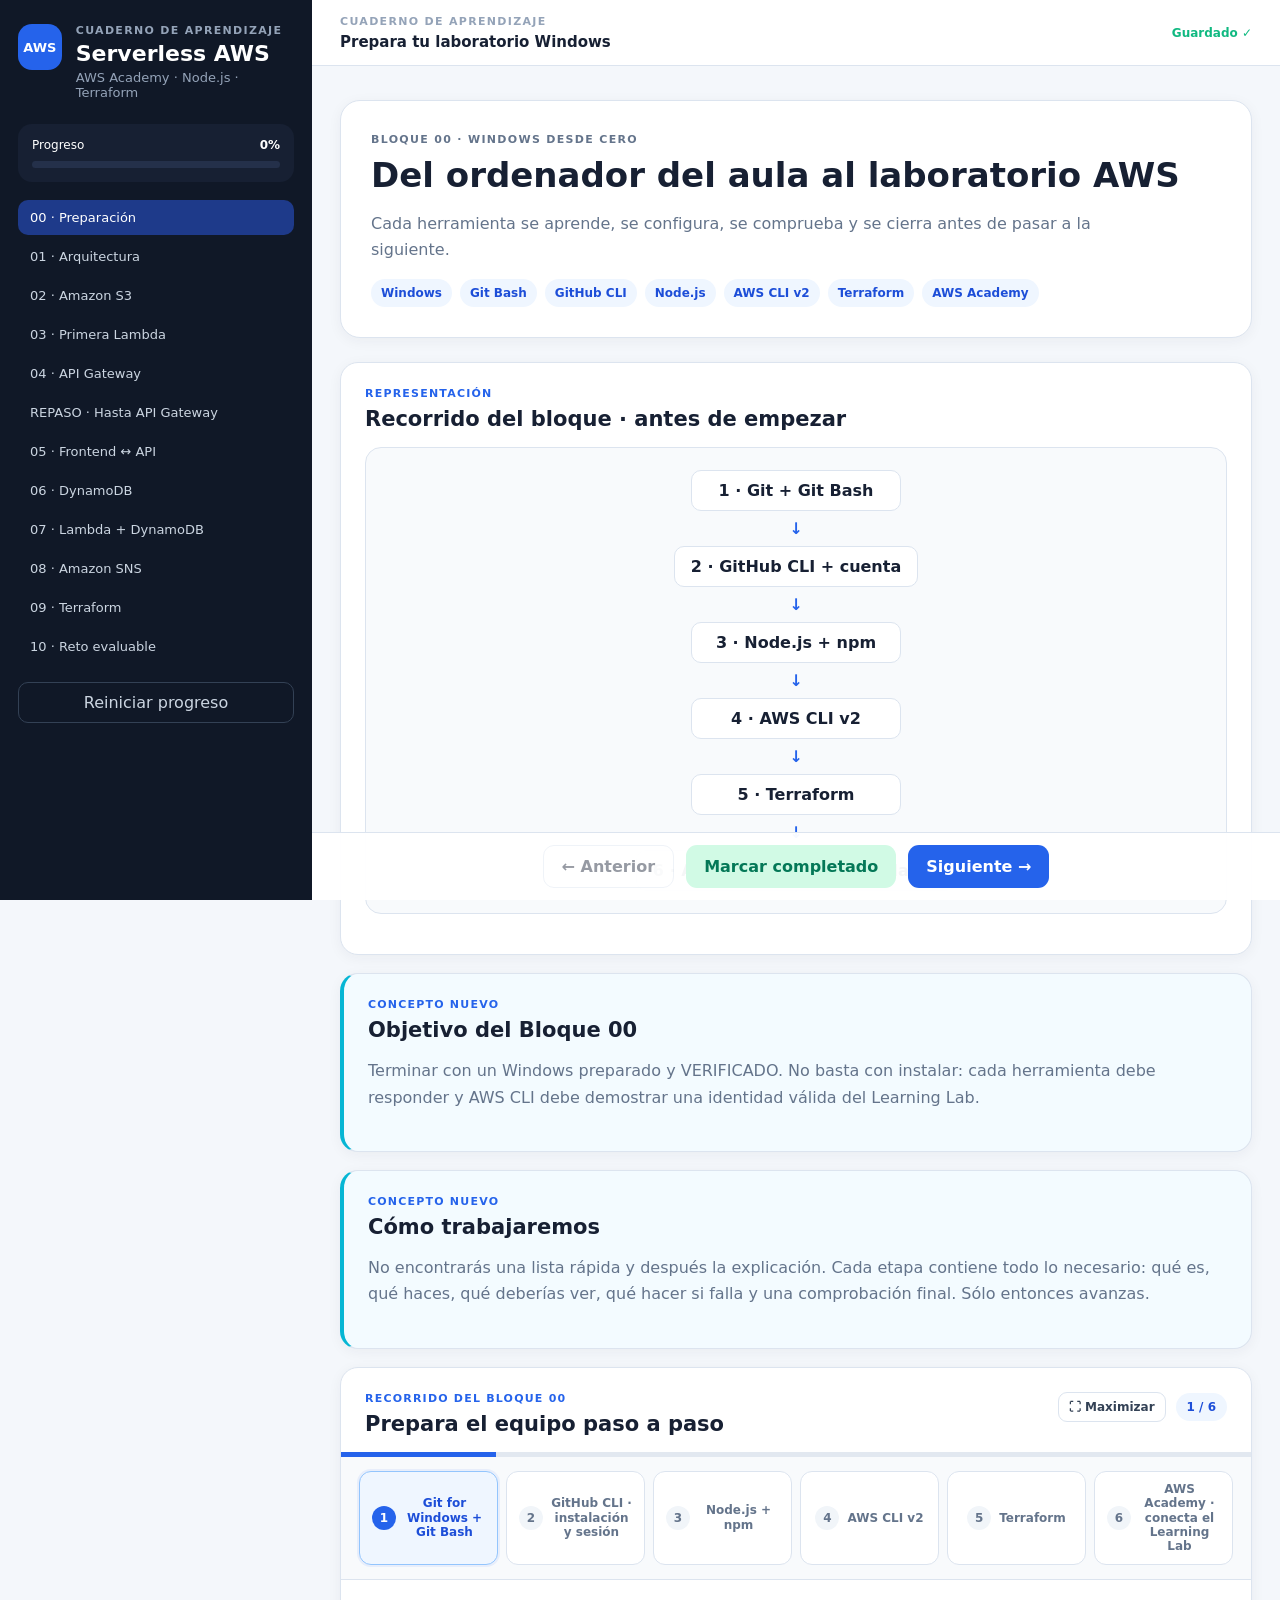
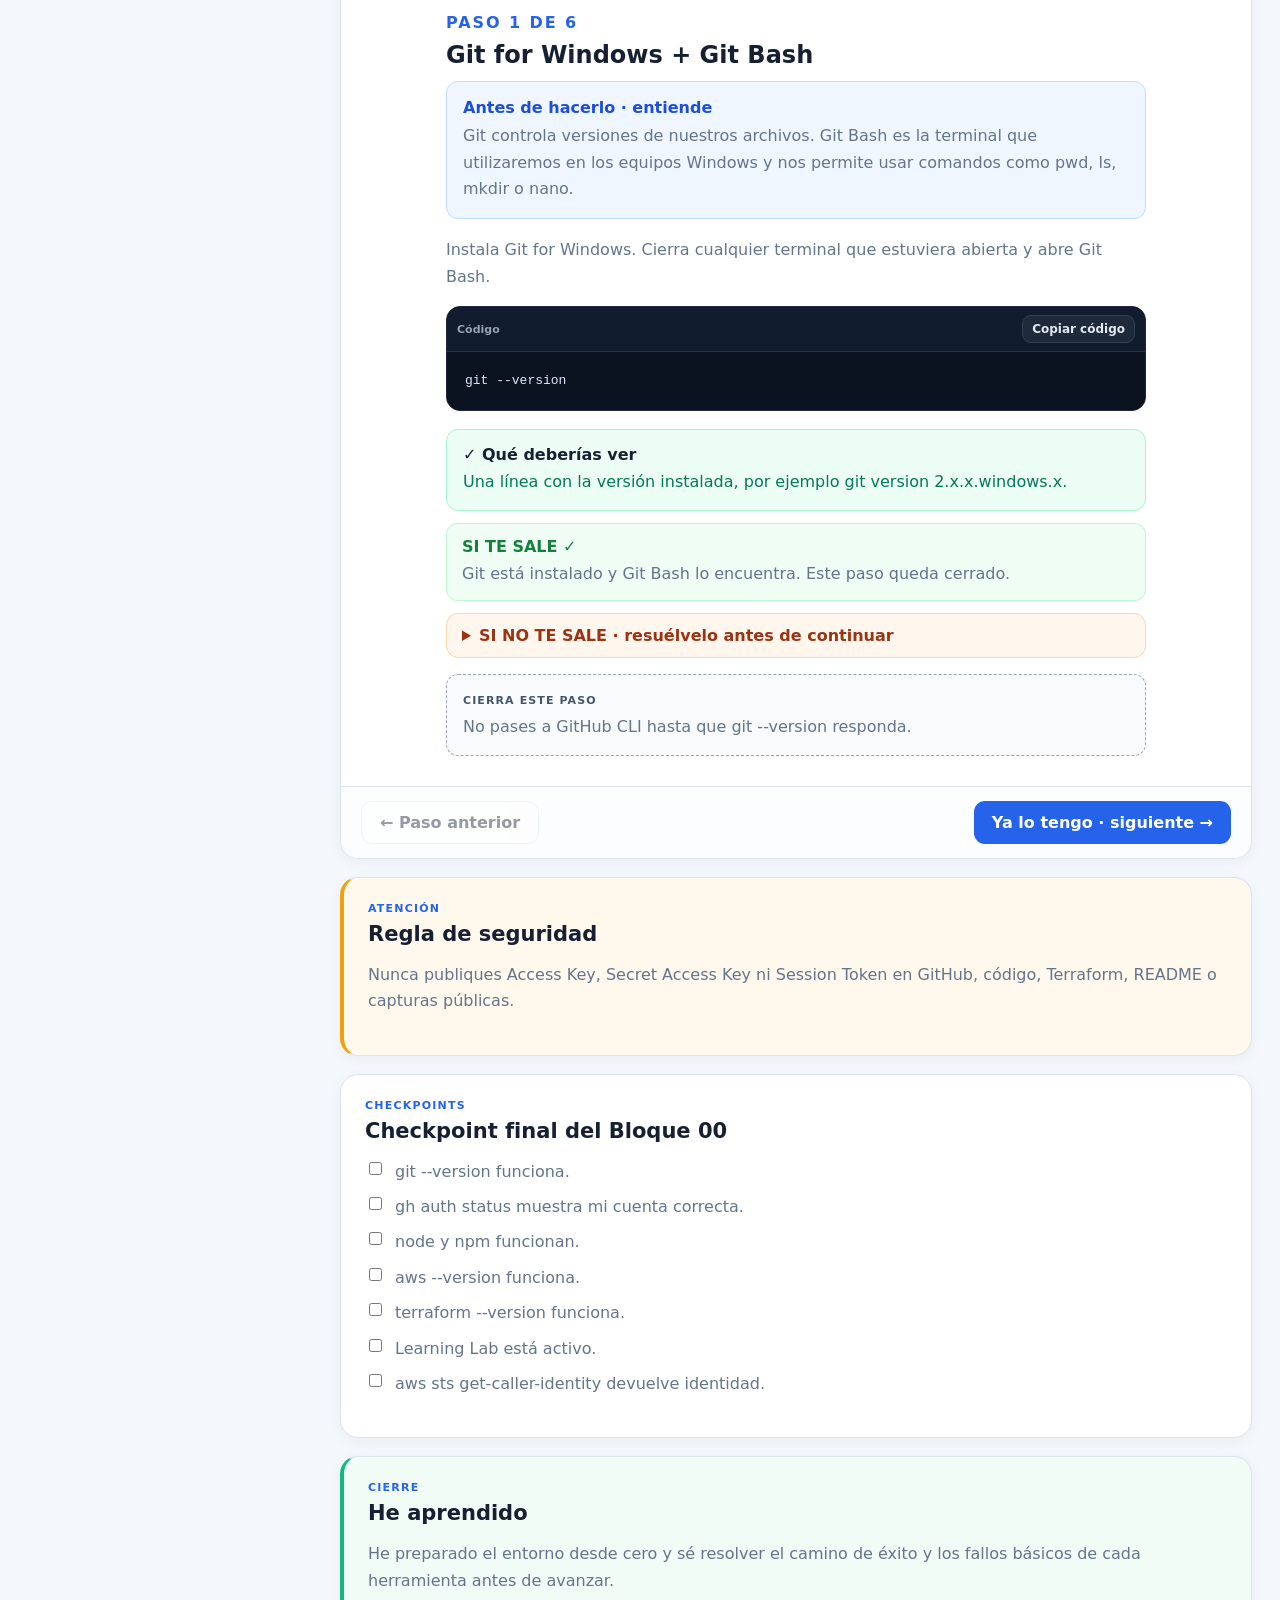
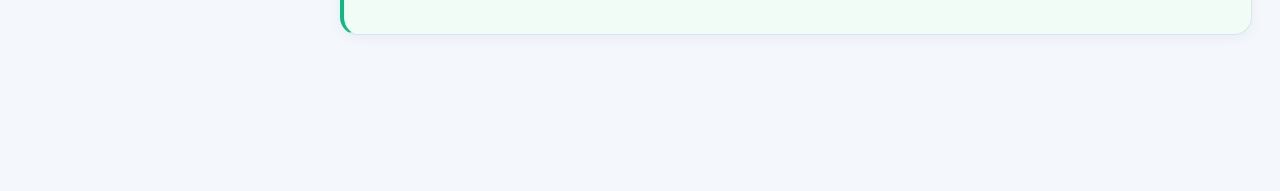
<file: index.html>
<!doctype html>
<html lang="es">
<head>
  <meta charset="utf-8">
  <meta name="viewport" content="width=device-width, initial-scale=1">
  <meta name="description" content="Cuaderno de aprendizaje AWS Serverless con AWS Academy, Node.js, AWS CLI y Terraform.">
  <title>Cuaderno AWS Serverless</title>
  <link rel="stylesheet" href="styles.css">
</head>
<body>
  <div class="app-shell">
    <aside class="sidebar" id="sidebar">
      <div class="brand">
        <div class="brand-badge">AWS</div>
        <div>
          <p class="eyebrow">CUADERNO DE APRENDIZAJE</p>
          <h1>Serverless AWS</h1>
          <p class="muted">AWS Academy · Node.js · Terraform</p>
        </div>
      </div>
      <section class="progress-card" aria-label="Progreso del cuaderno">
        <div class="progress-meta">
          <span>Progreso</span>
          <strong id="progressPercent">0%</strong>
        </div>
        <div class="progress-track">
          <div class="progress-fill" id="progressFill"></div>
        </div>
      </section>
      <nav class="lesson-nav" id="lessonNav" aria-label="Bloques del cuaderno"></nav>
      <button class="reset-btn" id="resetProgress" type="button">Reiniciar progreso</button>
    </aside>

    <div class="main-column">
      <header class="topbar">
        <button class="menu-btn" id="menuBtn" type="button" aria-label="Abrir menú">☰</button>
        <div>
          <p class="eyebrow">CUADERNO DE APRENDIZAJE</p>
          <strong id="currentTitle">Inicio</strong>
        </div>
        <span class="saved-state" id="savedState">Guardado ✓</span>
      </header>

      <main id="content" class="content" tabindex="-1"></main>

      <footer class="bottom-nav">
        <button id="prevBtn" class="btn secondary" type="button">← Anterior</button>
        <button id="completeBtn" class="btn success" type="button">✓ Completado</button>
        <button id="nextBtn" class="btn primary" type="button">Siguiente →</button>
      </footer>
    </div>
  </div>

  <div class="overlay" id="overlay" hidden></div>
  <script src="lessons/00-preparacion.js"></script>
  <script src="lessons/01-arquitectura.js"></script>
  <script src="lessons/02-s3.js"></script>
  <script src="lessons/03-lambda.js"></script>
  <script src="lessons/04-api-gateway.js"></script>
  <script src="lessons/04-repaso.js"></script>
  <script src="lessons/05-frontend-api.js"></script>
  <script src="lessons/06-dynamodb.js"></script>
  <script src="lessons/07-lambda-dynamodb.js"></script>
  <script src="lessons/08-sns.js"></script>
  <script src="lessons/09-terraform.js"></script>
  <script src="lessons/10-reto.js"></script>
  <script src="data.js"></script>
  <script src="app.js"></script>
</body>
</html>
</file>
<file: styles.css>
:root{
  --primary:#2563EB;--secondary:#06B6D4;--success:#10B981;--warning:#F59E0B;
  --danger:#EF4444;--background:#F4F7FB;--surface:#FFFFFF;--sidebar:#101827;
  --sidebar-secondary:#172033;--text:#172033;--text-secondary:#64748B;
  --border:#DCE4EF;--code:#0B1220;--shadow:0 3px 14px rgba(30,41,59,.05);
}
*{box-sizing:border-box}
html{scroll-behavior:smooth}
body{margin:0;font-family:Inter,system-ui,-apple-system,BlinkMacSystemFont,"Segoe UI",sans-serif;background:var(--background);color:var(--text)}
button,input,select,textarea{font:inherit}
button:focus-visible,a:focus-visible{outline:3px solid rgba(37,99,235,.35);outline-offset:2px}
.app-shell{min-height:100vh;display:grid;grid-template-columns:312px 1fr}
.sidebar{position:fixed;inset:0 auto 0 0;width:312px;background:var(--sidebar);color:#fff;padding:24px 18px;overflow:auto;z-index:20}
.brand{display:flex;gap:14px;align-items:flex-start;margin-bottom:24px}
.brand-badge{width:46px;height:46px;border-radius:14px;background:var(--primary);display:grid;place-items:center;font-size:13px;font-weight:800}
.brand h1{font-size:22px;margin:2px 0 4px}
.eyebrow{margin:0 0 4px;font-size:11px;font-weight:800;letter-spacing:.12em;color:#94A3B8}
.muted{color:#94A3B8;font-size:13px;margin:0}
.progress-card{background:var(--sidebar-secondary);padding:14px;border-radius:14px;margin-bottom:18px}
.progress-meta{display:flex;justify-content:space-between;font-size:12px;margin-bottom:9px}
.progress-track{height:7px;background:#24304A;border-radius:999px;overflow:hidden}
.progress-fill{height:100%;width:0;background:var(--secondary);transition:width .2s ease}
.lesson-nav{display:grid;gap:4px}
.nav-item{border:0;background:transparent;color:#CBD5E1;text-align:left;width:100%;border-radius:10px;padding:10px 12px;cursor:pointer;font-size:13px}
.nav-item:hover{background:#17233A;color:#fff}
.nav-item.active{background:#1E3A8A;color:#fff}
.nav-item.completed::before{content:"✓ ";color:#6EE7B7;font-weight:800}
.reset-btn{width:100%;margin-top:18px;padding:10px;border-radius:10px;border:1px solid #334155;background:transparent;color:#CBD5E1;cursor:pointer}
.main-column{grid-column:2;min-width:0;padding-bottom:78px}
.topbar{position:sticky;top:0;z-index:10;height:66px;background:rgba(255,255,255,.94);backdrop-filter:blur(10px);border-bottom:1px solid var(--border);display:flex;align-items:center;justify-content:space-between;padding:0 28px}
.topbar strong{font-size:15px}.saved-state{font-size:12px;color:var(--success);font-weight:700}.menu-btn{display:none;border:0;background:transparent;font-size:24px}
.content{max-width:1040px;margin:0 auto;padding:34px 28px 60px}
.hero{background:var(--surface);border:1px solid var(--border);border-radius:20px;padding:30px;box-shadow:var(--shadow);margin-bottom:24px}
.hero h2{font-size:34px;line-height:1.1;margin:8px 0 12px}.hero p{max-width:760px;color:var(--text-secondary);line-height:1.65}
.chips{display:flex;gap:8px;flex-wrap:wrap;margin-top:16px}.chip{font-size:12px;font-weight:700;padding:7px 10px;border-radius:999px;background:#EFF6FF;color:#1D4ED8}
.grid{display:grid;grid-template-columns:repeat(2,minmax(0,1fr));gap:18px;margin:18px 0}
.card{background:var(--surface);border:1px solid var(--border);border-radius:18px;padding:24px;box-shadow:var(--shadow);margin:18px 0}
.card h3{margin:4px 0 12px;font-size:21px}.card p,.card li{color:var(--text-secondary);line-height:1.65}
.label{display:block;margin-bottom:7px;font-size:11px;letter-spacing:.11em;font-weight:800;color:var(--primary)}
.card.concept{border-left:4px solid var(--secondary);background:#F3FBFF}.card.warning{border-left:4px solid var(--warning);background:#FFF9ED}.card.success{border-left:4px solid var(--success);background:#F1FCF7}
.card.dark{background:var(--code);color:#DBEAFE;border-color:#1E293B}.card.dark p,.card.dark li{color:#CBD5E1}
.flow{display:grid;gap:8px;place-items:center;background:#F8FAFC;border:1px solid var(--border);border-radius:16px;padding:22px;margin:16px 0;text-align:center}
.flow-box{background:white;border:1px solid var(--border);padding:10px 16px;border-radius:10px;font-weight:700;min-width:210px}.flow-arrow{color:var(--primary);font-weight:900}
pre{margin:12px 0 0;padding:18px;border-radius:14px;background:var(--code);color:#DBEAFE;overflow-x:auto;font:13px/1.65 ui-monospace,SFMono-Regular,Menlo,Monaco,Consolas,monospace}
code{font-family:ui-monospace,SFMono-Regular,Menlo,Monaco,Consolas,monospace}
.table-wrap{overflow-x:auto}table{width:100%;border-collapse:collapse;background:#fff}th,td{padding:12px 14px;border-bottom:1px solid var(--border);text-align:left;font-size:14px}th{background:#F8FAFC}
.checklist{display:grid;gap:9px;padding:0;list-style:none}.checklist label{display:flex;gap:10px;align-items:flex-start;cursor:pointer}
.quiz-option{width:100%;text-align:left;border:1px solid var(--border);background:white;border-radius:12px;padding:12px 14px;margin:6px 0;cursor:pointer}
.quiz-option.correct{border-color:var(--success);background:#ECFDF5}.quiz-option.incorrect{border-color:var(--danger);background:#FEF2F2}.quiz-feedback{margin-top:10px;font-size:14px;font-weight:700}
.bottom-nav{position:fixed;left:312px;right:0;bottom:0;z-index:12;background:rgba(255,255,255,.96);border-top:1px solid var(--border);padding:12px 28px;display:flex;justify-content:center;gap:12px}
.btn{border:0;border-radius:11px;padding:11px 18px;font-weight:800;cursor:pointer}.btn.primary{background:var(--primary);color:white}.btn.secondary{background:white;border:1px solid var(--border);color:var(--text)}.btn.success{background:#D1FAE5;color:#047857}.btn:disabled{opacity:.45;cursor:not-allowed}
.overlay{position:fixed;inset:0;background:rgba(15,23,42,.45);z-index:15}
@media (max-width:900px){.app-shell{display:block}.sidebar{transform:translateX(-100%);transition:transform .2s ease}.sidebar.open{transform:translateX(0)}.main-column{padding-left:0}.menu-btn{display:block}.bottom-nav{left:0}.grid{grid-template-columns:1fr}}
@media (max-width:600px){.content{padding:24px 16px 74px}.topbar{padding:0 16px}.hero{padding:22px}.hero h2{font-size:28px}.card{padding:20px}.bottom-nav{padding:10px;gap:8px}.btn{padding:10px 12px;font-size:13px}}
.steps-list{list-style:none;padding:0;margin:18px 0 0;display:grid;gap:14px}
.steps-list li{display:grid;grid-template-columns:36px 1fr;gap:12px;align-items:start;padding:14px;border:1px solid var(--border);border-radius:13px;background:#F8FAFC}
.step-number{width:30px;height:30px;border-radius:50%;display:grid;place-items:center;background:#DBEAFE;color:#1D4ED8;font-weight:900}
.steps-list strong{display:block;margin:3px 0 5px}
.steps-list p{margin:0!important}

.tabs-card{padding-bottom:20px}
.tab-list{display:flex;gap:8px;overflow-x:auto;padding:4px 0 12px;border-bottom:1px solid var(--border);scrollbar-width:thin}
.tab-btn{white-space:nowrap;border:1px solid var(--border);background:#F8FAFC;color:var(--text-secondary);border-radius:10px;padding:9px 13px;font-weight:800;font-size:13px;cursor:pointer}
.tab-btn.active{background:#DBEAFE;border-color:#93C5FD;color:#1D4ED8}
.tab-panel{padding-top:14px}
.tab-content{display:none}
.tab-content.active{display:block}
.inline-note{margin-top:14px;padding:13px 15px;border-radius:11px;background:#FFF7ED;border:1px solid #FED7AA;color:#9A3412;font-size:14px;line-height:1.55}

.wizard-card{overflow:hidden;padding:0}
.wizard-head{display:flex;justify-content:space-between;align-items:flex-start;gap:20px;padding:24px 24px 16px}
.wizard-head h3{margin-bottom:0}.wizard-head>strong{background:#EFF6FF;color:#1D4ED8;border-radius:999px;padding:7px 11px;font-size:12px;white-space:nowrap}
.wizard-progress{height:5px;background:#E2E8F0}.wizard-progress span{display:block;height:100%;background:var(--primary);transition:width .2s ease}
.wizard-stage{display:grid;grid-template-columns:62px 1fr;min-height:330px}
.wizard-rail{background:#F8FAFC;border-right:1px solid var(--border);padding:20px 0;display:flex;flex-direction:column;align-items:center;gap:10px}
.wizard-dot{width:32px;height:32px;border-radius:50%;border:1px solid #CBD5E1;background:white;color:#64748B;font-weight:900;cursor:pointer}
.wizard-dot.active{background:var(--primary);border-color:var(--primary);color:white;box-shadow:0 0 0 4px #DBEAFE}
.wizard-dot.done{background:#D1FAE5;border-color:#6EE7B7;color:#047857}
.wizard-main{padding:30px;max-width:760px}.wizard-kicker{margin:0 0 5px!important;font-size:11px;font-weight:900;letter-spacing:.12em;color:var(--primary)!important}
.wizard-main h4{font-size:24px;margin:0 0 12px}.wizard-main>p{font-size:16px}
.expected-box{margin-top:18px;padding:15px 16px;border:1px solid #A7F3D0;background:#ECFDF5;border-radius:12px}.expected-box p{margin:5px 0 0!important;color:#047857!important}
.help-box{margin-top:12px;border:1px solid #FED7AA;background:#FFF7ED;border-radius:12px;padding:12px 15px}.help-box summary{cursor:pointer;font-weight:800;color:#9A3412}.help-box p{margin-bottom:0!important}
.wizard-actions{border-top:1px solid var(--border);padding:14px 20px;display:flex;justify-content:space-between;gap:12px;background:#FCFDFE}
@media(max-width:600px){.wizard-stage{grid-template-columns:1fr}.wizard-rail{border-right:0;border-bottom:1px solid var(--border);flex-direction:row;overflow-x:auto;padding:12px}.wizard-main{padding:22px}.wizard-actions{flex-wrap:wrap}}

.learn-box{margin-bottom:18px;padding:16px;border-radius:12px;background:#EFF6FF;border:1px solid #BFDBFE}.learn-box strong{color:#1D4ED8}.learn-box p{margin:6px 0 0!important}
.success-path{margin-top:12px;padding:13px 15px;border-radius:11px;background:#F0FDF4;border:1px solid #BBF7D0}.success-path strong{color:#15803D}.success-path p{margin:5px 0 0!important}
.step-check{margin-top:16px;padding:14px 16px;border-radius:12px;background:#F8FAFC;border:1px dashed #94A3B8}.step-check strong{font-size:11px;letter-spacing:.1em;color:#475569}.step-check p{margin:6px 0 0!important}
.diagnostic-list{margin:12px 0 0;padding-left:22px}.diagnostic-list li{margin:10px 0;color:#9A3412}.diagnostic-list strong{display:block}.diagnostic-list span{display:block;margin-top:3px;line-height:1.5}

/* Wizard horizontal: los pasos son navegación, no una columna lateral */
.wizard-tabs{display:flex;gap:8px;padding:14px 18px;background:#F8FAFC;border-bottom:1px solid var(--border);overflow-x:auto;scroll-snap-type:x proximity}
.wizard-tab{min-width:132px;flex:1;display:flex;align-items:center;justify-content:center;gap:8px;border:1px solid var(--border);background:#fff;color:#64748B;border-radius:12px;padding:10px 12px;font-weight:800;font-size:12px;cursor:pointer;scroll-snap-align:start}
.wizard-tab-index{width:24px;height:24px;flex:0 0 24px;border-radius:50%;display:grid;place-items:center;background:#F1F5F9;color:#64748B}
.wizard-tab.active{border-color:#93C5FD;background:#EFF6FF;color:#1D4ED8;box-shadow:0 0 0 2px rgba(37,99,235,.08)}
.wizard-tab.active .wizard-tab-index{background:var(--primary);color:#fff}
.wizard-tab.done{border-color:#A7F3D0;background:#F0FDF4;color:#047857}
.wizard-tab.done .wizard-tab-index{background:#10B981;color:#fff}
.wizard-tab-label{line-height:1.2}
.wizard-stage{display:block;min-height:330px}
.wizard-main{margin:0 auto}
.wizard-rail{display:none!important}
@media(max-width:760px){
  .wizard-tabs{justify-content:flex-start}
  .wizard-tab{min-width:150px;flex:0 0 auto}
  .wizard-stage{display:block}
}

/* Paneles de aprendizaje expandibles */
.panel-heading{display:flex;justify-content:space-between;align-items:flex-start;gap:18px}
.panel-heading h3{margin-bottom:12px}
.panel-actions{display:flex;gap:8px;flex:0 0 auto}
.panel-action-btn,.copy-code-btn{border:1px solid var(--border);background:#fff;color:#334155;border-radius:9px;padding:7px 10px;font-size:12px;font-weight:800;cursor:pointer}
.panel-action-btn:hover,.copy-code-btn:hover{background:#F8FAFC}
.wizard-head-actions{display:flex;align-items:center;gap:10px}
.wizard-head-actions>strong{background:#EFF6FF;color:#1D4ED8;border-radius:999px;padding:7px 11px;font-size:12px;white-space:nowrap}
.panel-maximized{position:fixed!important;inset:12px!important;z-index:1000!important;margin:0!important;max-width:none!important;overflow:auto!important;background:var(--surface)!important;box-shadow:0 24px 80px rgba(15,23,42,.28)!important;border-radius:18px!important}
.panel-maximized .panel-heading,.panel-maximized .wizard-head{position:sticky;top:0;z-index:4;background:rgba(255,255,255,.97);backdrop-filter:blur(10px)}
.panel-maximized .tab-list,.panel-maximized .wizard-tabs{position:sticky;top:82px;z-index:3;background:#F8FAFC}
body.panel-open{overflow:hidden}
.code-shell{position:relative;margin:12px 0 0;border-radius:14px;overflow:hidden;background:var(--code);border:1px solid #1E293B}
.code-shell pre{margin:0!important;border-radius:0!important;border:0!important}
.code-toolbar{display:flex;align-items:center;justify-content:space-between;padding:8px 10px;background:#111C2F;border-bottom:1px solid #26344D;color:#94A3B8;font-size:11px;font-weight:800}
.copy-code-btn{background:#1E293B;border-color:#334155;color:#E2E8F0;padding:6px 9px}
.copy-code-btn:hover{background:#334155}
@media(max-width:600px){
  .panel-maximized{inset:4px!important;border-radius:12px!important}
  .panel-heading,.wizard-head{gap:10px}
  .panel-action-btn{padding:7px 8px}
  .wizard-head-actions{flex-direction:column;align-items:flex-end}
}

.console-map>p{color:var(--text-secondary);line-height:1.6}
.console-window{margin-top:16px;border:1px solid #CBD5E1;border-radius:14px;overflow:hidden;background:#fff}
.console-top{padding:12px 16px;background:#111827;color:#E5E7EB;font-size:13px;font-weight:800}.console-top span{color:#F59E0B;margin:0 7px}
.console-body{display:grid;grid-template-columns:repeat(auto-fit,minmax(180px,1fr));gap:10px;padding:16px;background:#F8FAFC}
.console-area{display:flex;gap:10px;padding:14px;border:1px solid #E2E8F0;border-radius:11px;background:white}
.console-area>span{width:25px;height:25px;flex:0 0 25px;border-radius:50%;display:grid;place-items:center;background:#E2E8F0;font-weight:900;font-size:12px}
.console-area strong{display:block;font-size:13px}.console-area small{display:block;margin-top:4px;color:#64748B;line-height:1.4}
.console-area.active{border-color:#93C5FD;background:#EFF6FF}.console-area.active>span{background:#2563EB;color:white}

.code-learning{border-left:4px solid #2563EB}.code-intro{color:var(--text-secondary);line-height:1.65}
.pedagogical-code pre code{display:block}.code-line{display:block;min-height:1.65em;white-space:pre}
.code-line.code-comment{color:#7DD3FC;font-style:italic}
.pedagogical-code .code-toolbar span{color:#CBD5E1;font-family:ui-monospace,SFMono-Regular,Menlo,Monaco,Consolas,monospace}
</file>
